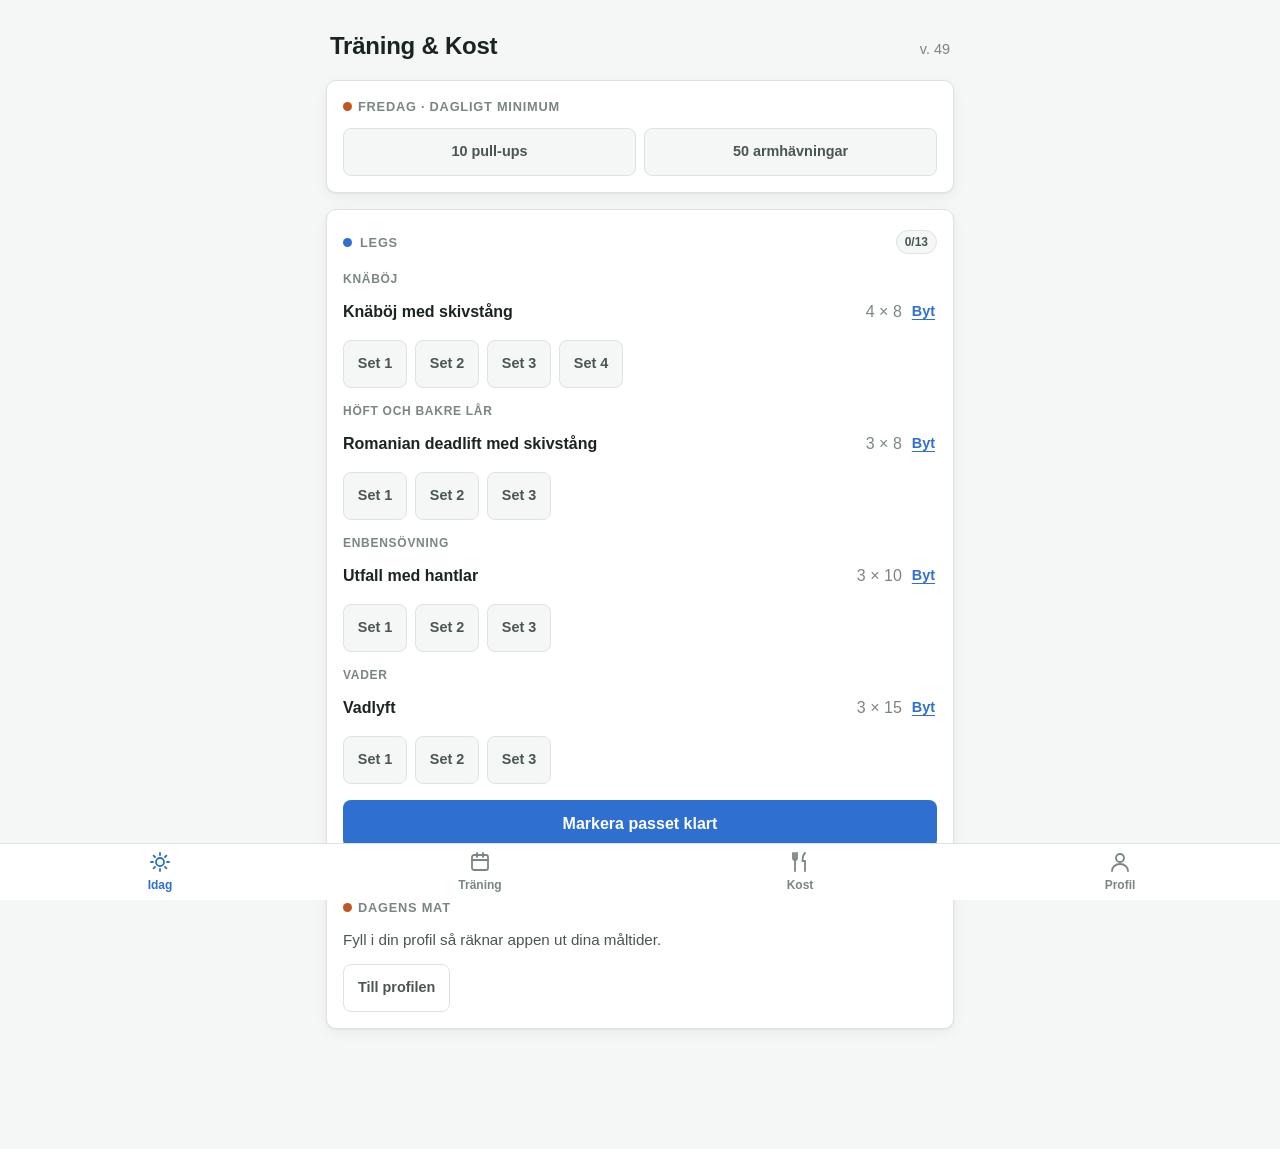
<file: index.html>
<!doctype html>
<html lang="sv">
<head>
  <meta charset="utf-8">
  <meta name="viewport" content="width=device-width, initial-scale=1, viewport-fit=cover">
  <meta name="theme-color" content="#F4F7F6" media="(prefers-color-scheme: light)">
  <meta name="theme-color" content="#101917" media="(prefers-color-scheme: dark)">
  <title>Träning &amp; Kost</title>
  <link rel="manifest" href="manifest.webmanifest">
  <link rel="icon" href="icons/icon-192.png" type="image/png">
  <link rel="apple-touch-icon" href="icons/icon-192.png">
  <link rel="stylesheet" href="styles.css">
</head>
<body>
  <main id="app">
    <header class="app">
      <h1 id="title">Träning &amp; Kost</h1>
      <span class="week" id="week"></span>
    </header>
    <div id="view" class="view" tabindex="-1"></div>
  </main>

  <nav class="bottom-nav" aria-label="Huvudmeny">
    <a href="#/idag" data-route="idag"><svg viewBox="0 0 24 24" aria-hidden="true"><circle cx="12" cy="12" r="4"/><path d="M12 3v2M12 19v2M3 12h2M19 12h2M5.6 5.6 7 7M17 17l1.4 1.4M5.6 18.4 7 17M17 7l1.4-1.4"/></svg><span>Idag</span></a>
    <a href="#/traning" data-route="traning"><svg viewBox="0 0 24 24" aria-hidden="true"><rect x="4" y="5" width="16" height="15" rx="2"/><path d="M4 10h16M9 3v4M15 3v4"/></svg><span>Träning</span></a>
    <a href="#/kost" data-route="kost"><svg viewBox="0 0 24 24" aria-hidden="true"><path d="M7 3v8M5 3v5a2 2 0 0 0 4 0V3M7 11v10M17 3c-2 2-2.5 5-2.5 8h2.5v10"/></svg><span>Kost</span></a>
    <a href="#/profil" data-route="profil"><svg viewBox="0 0 24 24" aria-hidden="true"><circle cx="12" cy="8" r="4"/><path d="M4 21c0-4 3.6-7 8-7s8 3 8 7"/></svg><span>Profil</span></a>
  </nav>

  <script type="module" src="app.js"></script>
</body>
</html>
</file>
<file: styles.css>
:root {
  color-scheme: light dark;
  --surface: #F4F7F6;
  --card: #FFFFFF;
  --ink: #1B2420;
  --ink-2: #4A5651;
  --ink-3: #7A8681;
  --line: #DCE3E0;
  --grid: #E7ECEA;
  --c-vikt: #2E6FD0;
  --c-vikt-soft: rgba(46, 111, 208, 0.10);
  --c-midja: #C05621;
  --c-midja-soft: rgba(192, 86, 33, 0.10);
  --success: #2F8A5B;
  --danger: #A33B2E;
  --focus: #2E6FD0;
  --shadow: 0 1px 2px rgba(27, 36, 32, 0.06), 0 4px 14px rgba(27, 36, 32, 0.05);
}
@media (prefers-color-scheme: dark) {
  :root {
    --surface: #101917;
    --card: #18231F;
    --ink: #E8EDEA;
    --ink-2: #A9B5B0;
    --ink-3: #75817C;
    --line: #2A3631;
    --grid: #222E29;
    --c-vikt: #5E93EA;
    --c-vikt-soft: rgba(94, 147, 234, 0.14);
    --c-midja: #D57A35;
    --c-midja-soft: rgba(213, 122, 53, 0.14);
    --success: #5BBE8A;
    --danger: #E07A6B;
    --focus: #5E93EA;
    --shadow: 0 1px 2px rgba(0, 0, 0, 0.3), 0 4px 14px rgba(0, 0, 0, 0.25);
  }
}
:root[data-theme="dark"] {
  color-scheme: dark;
  --surface: #101917;
  --card: #18231F;
  --ink: #E8EDEA;
  --ink-2: #A9B5B0;
  --ink-3: #75817C;
  --line: #2A3631;
  --grid: #222E29;
  --c-vikt: #5E93EA;
  --c-vikt-soft: rgba(94, 147, 234, 0.14);
  --c-midja: #D57A35;
  --c-midja-soft: rgba(213, 122, 53, 0.14);
  --success: #5BBE8A;
  --danger: #E07A6B;
  --focus: #5E93EA;
  --shadow: 0 1px 2px rgba(0, 0, 0, 0.3), 0 4px 14px rgba(0, 0, 0, 0.25);
}
:root[data-theme="light"] {
  color-scheme: light;
  --surface: #F4F7F6;
  --card: #FFFFFF;
  --ink: #1B2420;
  --ink-2: #4A5651;
  --ink-3: #7A8681;
  --line: #DCE3E0;
  --grid: #E7ECEA;
  --c-vikt: #2E6FD0;
  --c-vikt-soft: rgba(46, 111, 208, 0.10);
  --c-midja: #C05621;
  --c-midja-soft: rgba(192, 86, 33, 0.10);
  --success: #2F8A5B;
  --danger: #A33B2E;
  --focus: #2E6FD0;
  --shadow: 0 1px 2px rgba(27, 36, 32, 0.06), 0 4px 14px rgba(27, 36, 32, 0.05);
}

* { box-sizing: border-box; }
html, body { margin: 0; }
body {
  background: var(--surface);
  color: var(--ink);
  font-family: "Segoe UI", -apple-system, "Helvetica Neue", Roboto, sans-serif;
  font-size: 16px;
  line-height: 1.5;
  -webkit-font-smoothing: antialiased;
  overflow-x: hidden;
}

main {
  max-width: 660px;
  margin: 0 auto;
  padding: calc(24px + env(safe-area-inset-top)) 16px calc(64px + 56px + env(safe-area-inset-bottom));
  display: flex;
  flex-direction: column;
  gap: 16px;
}

:focus-visible { outline: 2px solid var(--focus); outline-offset: 2px; }
#view:focus { outline: none; }

header.app { display: flex; align-items: baseline; justify-content: space-between; gap: 12px; padding: 4px 4px 0; }
header.app h1 { font-size: 1.5rem; font-weight: 650; letter-spacing: -0.01em; margin: 0; }
header.app .week { color: var(--ink-3); font-size: 0.9rem; font-variant-numeric: tabular-nums; }
header.app .week.test-mode { color: var(--danger); font-weight: 600; }

.view { display: flex; flex-direction: column; gap: 16px; }

.card {
  background: var(--card);
  border: 1px solid var(--line);
  border-radius: 10px;
  box-shadow: var(--shadow);
  padding: 16px;
}

h2 { font-size: 0.8rem; font-weight: 600; text-transform: uppercase; letter-spacing: 0.06em; color: var(--ink-3); margin: 0 0 12px; }
h2 .dot { display: inline-block; width: 9px; height: 9px; border-radius: 50%; margin-right: 6px; vertical-align: baseline; }

.empty { color: var(--ink-2); font-size: 0.95rem; margin: 0; }
.empty + .empty { margin-top: 8px; }
.note { font-size: 0.85rem; color: var(--ink-3); margin: 0; }

/* --- Buttons --- */
.btn-primary {
  min-height: 48px; padding: 12px; width: 100%;
  font: inherit; font-size: 1rem; font-weight: 600;
  color: #fff; background: var(--c-vikt);
  border: none; border-radius: 8px; cursor: pointer;
}
.btn-secondary {
  min-height: 48px; padding: 8px 14px;
  font: inherit; font-size: 0.9rem; font-weight: 600;
  color: var(--ink-2); background: var(--card);
  border: 1px solid var(--line); border-radius: 8px; cursor: pointer;
}

/* --- Inputs --- */
.field label { display: block; font-size: 0.8rem; font-weight: 600; color: var(--ink-2); margin-bottom: 4px; }
.field input, .field textarea {
  width: 100%; min-height: 48px; padding: 10px 12px;
  font-size: 1.05rem; font-family: inherit; font-variant-numeric: tabular-nums;
  color: var(--ink); background: var(--surface);
  border: 1px solid var(--line); border-radius: 8px;
}
.field input:focus-visible, .field textarea:focus-visible { outline: 2px solid var(--focus); outline-offset: 1px; }

.field textarea { resize: vertical; line-height: 1.4; }
.form { display: flex; flex-direction: column; gap: 12px; }
.field-error { color: var(--danger); font-size: 0.85rem; margin: 4px 0 0; }
.field input[aria-invalid], .field textarea[aria-invalid] { border-color: var(--danger); }

/* --- Stat tiles --- */
.tiles { display: grid; grid-template-columns: 1fr 1fr; gap: 12px; margin-bottom: 12px; }
.tile { background: var(--surface); border: 1px solid var(--line); border-radius: 8px; padding: 12px; min-width: 0; }
.tile .label { font-size: 0.8rem; font-weight: 600; color: var(--ink-2); }
.tile .value { font-size: 1.7rem; font-weight: 650; font-variant-numeric: tabular-nums; }
.tile .unit { font-size: 0.95rem; font-weight: 400; color: var(--ink-3); }

/* --- Bottom nav --- */
.bottom-nav {
  position: fixed; left: 0; right: 0; bottom: 0; z-index: 10;
  display: grid; grid-template-columns: repeat(4, 1fr);
  background: var(--card); border-top: 1px solid var(--line);
  padding-bottom: env(safe-area-inset-bottom);
}
.bottom-nav a {
  min-height: 56px; min-width: 48px;
  display: flex; flex-direction: column; align-items: center; justify-content: center; gap: 2px;
  color: var(--ink-3); text-decoration: none;
  font-size: 0.75rem; font-weight: 600;
  -webkit-tap-highlight-color: transparent;
}
.bottom-nav a svg { width: 24px; height: 24px; fill: none; stroke: currentColor; stroke-width: 1.8; stroke-linecap: round; stroke-linejoin: round; }
.bottom-nav a[aria-current="page"] { color: var(--c-vikt); }
.bottom-nav a:focus-visible { outline-offset: -4px; }

@media (max-width: 420px) {
  .tile .value { font-size: 1.45rem; }
}

@media (prefers-reduced-motion: reduce) {
  *, *::before, *::after { animation: none !important; transition: none !important; scroll-behavior: auto !important; }
}

/* --- Training --- */
.minimum { font-size: 0.85rem; color: var(--ink-2); margin: 0 0 12px; }
.card h3 { font-size: 1rem; margin: 12px 0 8px; }
.badge { margin-left: 8px; padding: 2px 8px; border-radius: 999px; font-size: 0.75rem; font-weight: 600; letter-spacing: 0; text-transform: none; color: var(--ink-2); background: var(--surface); border: 1px solid var(--line); font-variant-numeric: tabular-nums; display: inline-block; white-space: nowrap; }
.badge.ok { color: var(--success); border-color: var(--success); }
details.day { padding: 0; }
details.day > summary { display: flex; align-items: center; gap: 8px; min-height: 56px; padding: 8px 16px; cursor: pointer; list-style: none; }
details.day > summary::-webkit-details-marker { display: none; }
details.day > summary .day-name { font-weight: 650; }
details.day > summary .day-pass { flex: 1; color: var(--ink-2); font-size: 0.9rem; }
details.day > summary .badge { margin-left: 0; }
details.day[open] > summary { border-bottom: 1px solid var(--line); margin-bottom: 12px; }
details.day > :not(summary) { margin-left: 16px; margin-right: 16px; }
details.day > :last-child { margin-bottom: 16px; }
.today { font-size: 0.7rem; font-weight: 600; color: var(--c-vikt); text-transform: uppercase; letter-spacing: 0.06em; }
.exercise + .exercise { margin-top: 14px; }
.ex-head { display: flex; justify-content: space-between; gap: 8px; margin-bottom: 6px; }
.ex-name { font-weight: 600; }
.ex-reps { color: var(--ink-3); font-variant-numeric: tabular-nums; white-space: nowrap; }
.sets { display: flex; flex-wrap: wrap; gap: 8px; }
.set { position: relative; display: inline-flex; }
.set input { position: absolute; opacity: 0; inset: 0; width: 100%; height: 100%; margin: 0; cursor: pointer; }
.set span { min-width: 64px; min-height: 48px; padding: 8px 12px; display: inline-flex; align-items: center; justify-content: center; font-size: 0.9rem; font-weight: 600; color: var(--ink-2); background: var(--surface); border: 1px solid var(--line); border-radius: 8px; }
.set input:checked + span { color: #fff; background: var(--success); border-color: var(--success); }
.set input:focus-visible + span { outline: 2px solid var(--focus); outline-offset: 2px; }
.ex-slot { font-size: 0.75rem; font-weight: 600; text-transform: uppercase; letter-spacing: 0.06em; color: var(--ink-3); margin-bottom: 2px; }
.pick { flex: 1; min-width: 0; min-height: 48px; padding: 8px 10px; font: inherit; font-weight: 600; color: var(--ink); background: var(--surface); border: 1px solid var(--line); border-radius: 8px; }
.ex-head { align-items: center; }

/* --- Meals --- */
.day-total { font-variant-numeric: tabular-nums; }
.dish-row { display: flex; flex-wrap: wrap; align-items: center; justify-content: space-between; gap: 8px 12px; padding: 10px 0; border-top: 1px solid var(--line); }
.dish-row:first-of-type { border-top: none; padding-top: 0; }
.dish-row.is-off .ex-name { color: var(--ink-3); }
.dish-main { flex: 1 1 200px; min-width: 0; }
.menu-row { display: flex; align-items: center; gap: 12px; min-height: 52px; padding: 8px 0; border-top: 1px solid var(--line); cursor: pointer; }
.menu-row:first-of-type { border-top: none; }
.menu-row input { flex: none; width: 24px; height: 24px; accent-color: var(--c-vikt); }
.menu-row .note { display: block; }
h2 .count { margin-left: 6px; font-weight: 500; text-transform: none; letter-spacing: 0; color: var(--ink-3); }
.btn-row { display: grid; grid-template-columns: 1fr 1fr; gap: 8px; margin-top: 12px; }
.btn-row > *, .btn-row > a.btn-secondary { margin-top: 0; justify-content: center; text-align: center; }
.subnav { display: flex; justify-content: space-between; gap: 16px; padding: 0 4px; font-size: 0.9rem; font-weight: 600; }
.subnav a { color: var(--ink-2); text-decoration: none; padding: 8px 0; }
.subnav a:hover { text-decoration: underline; }
.add-dish { margin-top: 12px; width: 100%; }
a.btn-secondary { display: inline-flex; align-items: center; margin-top: 12px; text-decoration: none; }

/* --- Shared small controls --- */
.wide { width: 100%; }
.stack { display: flex; flex-direction: column; gap: 8px; margin-top: 12px; }
.note.warn, .warn { color: var(--danger); }
.badge.warn { color: var(--danger); border-color: var(--danger); }
.link-btn { flex: none; min-height: 40px; padding: 4px 8px; font: inherit; font-size: 0.85rem; font-weight: 600; color: var(--c-vikt); background: none; border: none; border-radius: 6px; cursor: pointer; }
.icon-btn { flex: none; min-width: 44px; min-height: 44px; font: inherit; color: var(--ink-3); background: none; border: 1px solid var(--line); border-radius: 8px; cursor: pointer; }
.seg { display: flex; border: 1px solid var(--line); border-radius: 8px; overflow: hidden; margin-bottom: 8px; }
.seg button { flex: 1; min-height: 44px; font: inherit; font-size: 0.9rem; font-weight: 600; color: var(--ink-2); background: var(--card); border: none; border-left: 1px solid var(--line); cursor: pointer; }
.seg button:first-child { border-left: none; }
.seg button[aria-pressed="true"] { color: #fff; background: var(--c-vikt); }
.seg button:disabled { opacity: 0.45; cursor: default; }
.dish-filters { display: flex; flex-wrap: wrap; gap: 6px; margin-top: 12px; }
.dish-filters button {
  min-height: 44px;
  padding: 6px 12px;
  border: 1px solid var(--line);
  border-radius: 999px;
  background: var(--card);
  color: var(--ink);
  font: inherit;
  font-size: 0.875rem;
  cursor: pointer;
}
.dish-filters button[aria-pressed="true"] {
  background: var(--c-vikt);
  border-color: var(--c-vikt);
  color: var(--card);
  font-weight: 650;
}
#list-note:empty { margin: 0; }
.category-setting {
  display: grid;
  grid-template-columns: minmax(0, 1fr) auto auto;
  align-items: center;
  gap: 2px;
  border-top: 1px solid var(--line);
}
.category-setting span { overflow-wrap: anywhere; }
.category-setting .link-btn { min-height: 44px; }
.category-setting + .btn-secondary { margin-top: 8px; }
.field-pair { display: grid; grid-template-columns: 1fr 1fr; gap: 12px; }
.notice { border-color: var(--c-vikt); }
details.more > summary { cursor: pointer; font-size: 0.85rem; font-weight: 600; color: var(--ink-2); margin-top: 8px; min-height: 32px; }
details.more-card > summary { cursor: pointer; list-style: none; }
details.more-card > summary::-webkit-details-marker { display: none; }
details.more-card > summary h2 { margin: 0; }
details.more-card[open] > summary h2 { margin-bottom: 12px; }
details.more-card > summary h2::after { content: " ▸"; }
details.more-card[open] > summary h2::after { content: " ▾"; }

/* --- Training: pass card, daily minimum, layout --- */
.minimum-row { display: grid; grid-template-columns: 1fr 1fr; gap: 8px; }
.min-btn { min-height: 48px; font: inherit; font-size: 0.9rem; font-weight: 600; color: var(--ink-2); background: var(--surface); border: 1px solid var(--line); border-radius: 8px; cursor: pointer; }
.min-btn.on { color: #fff; background: var(--success); border-color: var(--success); }
details.pass > summary { display: flex; align-items: center; gap: 8px; min-height: 32px; cursor: pointer; list-style: none; }
details.pass > summary::-webkit-details-marker { display: none; }
details.pass > summary .dot { display: inline-block; width: 9px; height: 9px; border-radius: 50%; }
details.pass > summary .pass-title { font-size: 0.8rem; font-weight: 600; text-transform: uppercase; letter-spacing: 0.06em; color: var(--ink-3); }
details.pass > summary .badge { margin-left: auto; }
details.pass[open] > summary { margin-bottom: 12px; }
details.pass.is-done { border-color: var(--success); }
details.pass.is-done > summary .pass-title { color: var(--success); }
details.day.is-done > summary .day-name { color: var(--success); }
.pass-btn { margin-top: 16px; width: 100%; }
.chips { display: grid; grid-template-columns: repeat(7, 1fr); gap: 3px; margin-bottom: 8px; }
.chip { display: flex; flex-direction: column; align-items: center; padding: 6px 0; font-size: 0.68rem; font-weight: 600; color: var(--ink); background: var(--c-vikt-soft); border-radius: 6px; text-align: center; overflow-wrap: anywhere; }
.chip.rest { color: var(--ink-3); background: var(--surface); }
.chip-day { font-size: 0.68rem; text-transform: uppercase; letter-spacing: 0.04em; color: var(--ink-3); }
.layout { display: flex; flex-direction: column; gap: 8px; margin-top: 12px; }
.layout-row { display: grid; grid-template-columns: 90px 1fr; align-items: center; gap: 8px; }
.layout-row label { font-weight: 600; font-size: 0.9rem; }

/* --- Rest timer --- */
/* While running it sticks to the top of the screen, so it stays in view as you scroll through the sets. */
.rest-card.running, .rest-card.done { position: sticky; top: 8px; z-index: 5; }
.rest-card.running { border-color: var(--c-vikt); }
.rest-card.done { color: #fff; background: var(--success); border-color: var(--success); }
.rest-row { display: flex; align-items: center; gap: 8px; }
.rest-label { font-weight: 600; }
.rest-time { flex: 1; font-size: 1.6rem; font-weight: 650; font-variant-numeric: tabular-nums; }
.rest-actions { display: flex; gap: 6px; }
.rest-actions button { min-height: 44px; min-width: 52px; padding: 4px 12px; }
.rest-card .seg { margin: 12px 0 0; }
/* Rest over: the label on top, Stoppa and Starta igen as two equal buttons below. */
.rest-card.done .rest-row { flex-wrap: wrap; }
.rest-card.done .rest-time { display: none; }
.rest-card.done .rest-actions { flex-basis: 100%; display: grid; grid-template-columns: 1fr 1fr; gap: 8px; }
.sr-only { position: absolute; width: 1px; height: 1px; padding: 0; margin: -1px; overflow: hidden; clip: rect(0 0 0 0); white-space: nowrap; border: 0; }

/* --- Meals --- */
.meals { display: flex; flex-direction: column; }
details.meal { border-top: 1px solid var(--line); }
details.meal:first-child { border-top: none; }
details.meal > summary { display: grid; grid-template-columns: 1fr auto; gap: 0 8px; padding: 10px 0; cursor: pointer; list-style: none; }
details.meal > summary::-webkit-details-marker { display: none; }
.meal-slot { grid-column: 1 / -1; font-size: 0.72rem; font-weight: 600; text-transform: uppercase; letter-spacing: 0.06em; color: var(--ink-3); }
.meal-name { font-weight: 600; min-width: 0; }
.meal-kcal { color: var(--ink-3); font-size: 0.85rem; white-space: nowrap; font-variant-numeric: tabular-nums; align-self: center; }
.shake-row { display: grid; grid-template-columns: 1fr auto; gap: 0 8px; padding: 10px 0; border-top: 1px solid var(--line); }
.shake-add { padding: 4px 0 8px; display: flex; flex-direction: column; gap: 8px; }
.meal-body { display: flex; flex-direction: column; gap: 8px; padding: 0 0 12px; }
.meal-body .pick, .topup .pick { flex: none; width: 100%; }
.topup { padding-bottom: 12px; border-bottom: 1px solid var(--line); }
.pick-label { font-size: 0.8rem; font-weight: 600; color: var(--ink-2); }
.custom-form { padding: 12px; background: var(--surface); border: 1px solid var(--line); border-radius: 8px; }
.custom-form .field input { background: var(--card); }
.custom-form .btn-row { margin-top: 0; }
.day-total { margin-top: 8px; padding-top: 8px; border-top: 1px solid var(--line); }
details.meal.skipped > summary .meal-kcal, details.meal.skipped > summary .meal-name { color: var(--ink-3); }
.ate-row { display: flex; align-items: center; gap: 8px; }
.ate-row .pick-label { flex: 1; font-size: 0.9rem; }
.ate-row .btn-secondary { min-height: 44px; }
.ate-row .icon-btn { font-size: 1.2rem; color: var(--ink); }
.ate-row .icon-btn:disabled { opacity: 0.4; cursor: default; }
.ate-val { min-width: 4.5em; text-align: center; font-weight: 650; font-variant-numeric: tabular-nums; }
.adjust { margin-top: 8px; }
.link-btn { align-self: flex-start; min-height: 44px; padding: 0 2px; font: inherit; font-size: 0.9rem; font-weight: 600; color: var(--c-vikt); background: none; border: none; cursor: pointer; text-decoration: underline; text-underline-offset: 3px; }
.edit-box { display: flex; flex-direction: column; gap: 8px; padding: 12px; background: var(--surface); border: 1px solid var(--line); border-radius: 8px; }
.edit-box .ate-row { gap: 6px; flex-wrap: wrap; }
.edit-box .ate-val { min-width: 3.5em; }
.edit-box .ate-row .btn-secondary { padding: 8px 10px; }
.adjust > .btn-secondary { width: 100%; }
.adjust-panel { display: flex; flex-direction: column; gap: 8px; padding: 12px; background: var(--surface); border: 1px solid var(--line); border-radius: 8px; }
.adjust-panel .ate-row { justify-content: center; }
.adjust-panel .seg { margin-bottom: 0; }
.day-total + .warn, .day-total ~ .btn-secondary { margin-top: 6px; }
.regen { margin-top: 8px; }
.meal-actions { display: grid; grid-template-columns: repeat(auto-fit, minmax(90px, 1fr)); gap: 6px; }
.meal-actions .btn-secondary { min-height: 44px; padding: 6px 8px; }
.meal-actions .btn-secondary:disabled { opacity: 0.45; cursor: default; }
details.meal.is-past > summary .meal-name, details.meal.is-past > summary .meal-kcal { color: var(--ink-3); }
.ing-tweak .pick-label { font-weight: 400; color: var(--ink); }
.ing-tweak .ate-val { min-width: 5em; font-weight: 600; }
/* An ingredient's amount: − / typed number + unit / + (✕ for a food you added). */
.edit-box .ing-tweak { flex-wrap: nowrap; }
.food-dialog {
  width: min(420px, calc(100% - 32px));
  max-height: calc(100% - 32px);
  padding: 20px;
  color: inherit;
  background: var(--surface);
  border: 1px solid var(--line);
  border-radius: 12px;
}
.food-dialog::backdrop { background: rgb(0 0 0 / 55%); }
.food-dialog form { display: grid; gap: 12px; }
.food-dialog h2, .food-dialog p { margin: 0; }
.food-dialog .field { display: grid; gap: 6px; }
.food-dialog .meal-actions {
  grid-template-columns: repeat(2, minmax(0, 1fr));
  gap: 12px;
  margin-top: 4px;
  padding-top: 12px;
  border-top: 1px solid var(--line);
}
.food-dialog .meal-actions > button {
  margin: 0;
  min-height: 48px;
  padding: 8px 12px;
  overflow-wrap: anywhere;
}
.food-dialog .pick { width: 100%; }
.ingredient-row {
  display: grid;
  grid-template-columns: minmax(0, 1fr) auto auto;
  align-items: center;
  gap: 4px 8px;
  padding: 6px 0;
}
.ingredient-row + .ingredient-row { border-top: 1px solid var(--line); }
.ingredient-row .pick-label { overflow-wrap: anywhere; color: var(--ink); }
.ingredient-row small { display: block; font-weight: 400; }
.action-menu { position: relative; flex: none; }
.action-menu summary {
  display: grid;
  place-items: center;
  width: 44px;
  min-height: 44px;
  list-style: none;
  cursor: pointer;
  font-size: 1.25rem;
}
.action-menu summary::-webkit-details-marker { display: none; }
.action-menu > div {
  position: absolute;
  z-index: 2;
  right: 0;
  min-width: 150px;
  padding: 4px 10px;
  border: 1px solid var(--line);
  border-radius: 8px;
  background: var(--card);
}
.action-menu .link-btn, .recipe-options .link-btn { display: block; min-height: 44px; text-align: left; }
.recipe-options summary { cursor: pointer; padding: 8px 0; }
@media (max-width: 480px) {
  .ingredient-row { grid-template-columns: minmax(0, 1fr) auto; }
  .ingredient-row > .pick-label { grid-column: 1 / -1; }
  .ingredient-row > .amt-ctl { justify-self: start; }
  .ingredient-row .action-menu { justify-self: end; }
}
.ing-off .pick-label s { color: var(--ink-3); }
.ing-off .note { font-size: 0.8rem; }
.ing-off .link-btn { min-height: 40px; }
.ing-tweak .pick-label { min-width: 0; overflow-wrap: break-word; hyphens: auto; }
.amt-ctl { display: flex; align-items: center; gap: 4px; flex: none; }
.amt-ctl .icon-btn { min-width: 40px; }
.amt-ctl .icon-btn.rm { min-width: 30px; border-color: transparent; font-size: 1rem; color: var(--ink-3); }
.amt { width: 3.6em; min-height: 44px; padding: 4px; font: inherit; font-weight: 650; text-align: center; font-variant-numeric: tabular-nums; color: var(--ink); background: var(--card); border: 1px solid var(--line); border-radius: 8px; }
.amt-unit { min-width: 1.4em; font-size: 0.8rem; color: var(--ink-3); }
.add-food { display: flex; flex-direction: column; gap: 6px; }
.add-food input[type="search"] { min-height: 44px; padding: 8px 10px; font: inherit; color: var(--ink); background: var(--card); border: 1px solid var(--line); border-radius: 8px; }
.pick-row { display: grid; gap: 2px; }
.day-done-btn { width: 100%; margin-top: 10px; }
details.day > .day-done-btn { width: calc(100% - 32px); }
.day-done { display: flex; align-items: center; justify-content: space-between; gap: 8px; margin-top: 10px; }
.done-mark { font-weight: 650; color: var(--success); }
.day-foot { display: flex; align-items: flex-start; gap: 8px; margin-top: 8px; padding-top: 8px; border-top: 1px solid var(--line); flex-wrap: wrap; }
.day-foot .day-total { flex: 1; margin: 0; padding: 0; border: none; align-self: center; }
.day-menu { display: contents; }
.menu-btn { font-size: 1.3rem; font-weight: 700; color: var(--ink-2); }
.menu-list { flex-basis: 100%; display: flex; flex-direction: column; gap: 6px; }
.day-foot .adjust-panel { flex-basis: 100%; }
.status-line { margin: 0 0 8px; font-weight: 600; color: var(--ink-2); }

/* --- Dishes --- */
.dish-row { flex-wrap: nowrap; }
.switch { flex: none; position: relative; width: 48px; height: 28px; padding: 0; background: var(--line); border: none; border-radius: 999px; cursor: pointer; }
.switch::after { content: ""; position: absolute; top: 3px; left: 3px; width: 22px; height: 22px; border-radius: 50%; background: var(--card); box-shadow: 0 1px 2px rgba(0, 0, 0, 0.25); transition: left 0.15s; }
.switch[aria-checked="true"] { background: var(--success); }
.switch[aria-checked="true"]::after { left: 23px; }
.switch:disabled { opacity: 0.5; cursor: default; }
.radios { border: none; padding: 0; margin: 0; display: flex; flex-wrap: wrap; gap: 4px 16px; }
.radios legend { font-size: 0.8rem; font-weight: 600; color: var(--ink-2); margin-bottom: 4px; padding: 0; }
.radios label { display: inline-flex; align-items: center; gap: 6px; min-height: 40px; font-size: 0.95rem; font-weight: 400; color: var(--ink); margin: 0; }
.radios input { width: 20px; height: 20px; min-height: 0; accent-color: var(--c-vikt); }
.ing-list { display: flex; flex-direction: column; }
.ing-row { display: flex; flex-wrap: wrap; align-items: center; justify-content: space-between; gap: 6px 8px; padding: 8px 0; border-top: 1px solid var(--line); }
.ing-row:first-child { border-top: none; }
.ing-name { flex: 1 1 160px; min-width: 0; display: flex; flex-direction: column; }
.ing-name .note { font-size: 0.78rem; }
.abv { display: flex; align-items: center; gap: 6px; margin-top: 4px; font-size: 0.85rem; color: var(--ink-3); }
.abv input { width: 56px; min-height: 36px; padding: 4px 8px; font: inherit; text-align: right; font-variant-numeric: tabular-nums; color: var(--ink); background: var(--surface); border: 1px solid var(--line); border-radius: 8px; }
.ing-amount { display: flex; gap: 6px; align-items: center; }
.ing-amount input { width: 72px; min-height: 44px; padding: 8px; font: inherit; text-align: right; font-variant-numeric: tabular-nums; color: var(--ink); background: var(--surface); border: 1px solid var(--line); border-radius: 8px; }
.ing-amount select { min-height: 44px; padding: 8px; font: inherit; color: var(--ink); background: var(--surface); border: 1px solid var(--line); border-radius: 8px; }
.results { display: flex; flex-direction: column; gap: 4px; margin-top: 6px; }
.results:empty { display: none; }
.result { display: flex; flex-direction: column; align-items: flex-start; min-height: 48px; padding: 8px 10px; font: inherit; text-align: left; color: var(--ink); background: var(--surface); border: 1px solid var(--line); border-radius: 8px; cursor: pointer; }
.result .note { font-size: 0.78rem; }
.calc-total { margin: 0; padding: 10px 12px; font-size: 0.9rem; font-weight: 600; font-variant-numeric: tabular-nums; background: var(--c-midja-soft); border-radius: 8px; }

/* --- Shopping list --- */
.shop-name { flex: 1; }
.shop-amount { color: var(--ink-2); font-variant-numeric: tabular-nums; white-space: nowrap; }
.menu-row.is-checked .shop-name, .menu-row.is-checked .shop-amount { color: var(--ink-3); text-decoration: line-through; }

/* --- Weight chart and log --- */
.chart { position: relative; margin-top: 16px; }
.chart svg { display: block; width: 100%; height: auto; touch-action: pan-y; }
.chart .grid { stroke: var(--grid); stroke-width: 1; }
.chart .axis { font-size: 11px; fill: var(--ink-3); }
.chart .goal { stroke: var(--success); stroke-width: 1.5; stroke-dasharray: 4 4; }
.chart .area { fill: var(--c-vikt-soft); }
.chart .line { fill: none; stroke: var(--c-vikt); stroke-width: 2; stroke-linejoin: round; stroke-linecap: round; }
.chart .pt { fill: var(--card); stroke: var(--c-vikt); stroke-width: 2; }
.chart .pt-last { fill: var(--c-vikt); stroke: var(--card); stroke-width: 2; }
.chart .label { font-size: 12px; font-weight: 700; fill: var(--ink); }
.chart .cross { stroke: var(--ink-3); stroke-width: 1; stroke-dasharray: 3 3; }
.chart .tip { position: absolute; top: -6px; transform: translate(-50%, -100%); padding: 6px 10px; font-size: 0.8rem; white-space: nowrap; color: #fff; background: #1B2420; border-radius: 6px; pointer-events: none; }
.log { margin-top: 12px; }
.log-row { display: grid; grid-template-columns: 64px 1fr auto auto; align-items: center; gap: 8px; min-height: 44px; border-top: 1px solid var(--grid); font-size: 0.9rem; font-variant-numeric: tabular-nums; }
details.day > .pass-btn { width: calc(100% - 32px); }
.ex-head > .ex-name, .ex-head > .pick { flex: 1; min-width: 0; }

/* --- Week status (Kost) --- */
.day-chips { margin: 4px 0 12px; }
.day-chips .chip { gap: 2px; min-height: 48px; justify-content: center; font: inherit; font-size: 0.68rem; font-weight: 600; border: 2px solid transparent; cursor: pointer; }
.day-chips .chip-sym { font-size: 0.85rem; font-weight: 700; }
.day-chips .st-ok { color: var(--success); background: color-mix(in srgb, var(--success) 14%, transparent); }
.day-chips .st-miss { color: var(--danger); background: color-mix(in srgb, var(--danger) 14%, transparent); }
.day-chips .st-later { color: var(--ink-3); background: var(--surface); }
.day-chips .st-today { color: var(--c-vikt); background: var(--c-vikt-soft); }
.day-chips .chip.is-today { border-color: var(--c-vikt); }
.day-chips .st-ok .chip-day, .day-chips .st-miss .chip-day, .day-chips .st-today .chip-day { color: inherit; }
.day-chips .chip[aria-pressed="true"] { color: #fff; background: var(--c-vikt); border-color: var(--c-vikt); }
.day-chips .chip[aria-pressed="true"] .chip-day { color: inherit; }
.week-result { padding: 12px; margin-bottom: 8px; background: var(--surface); border: 1px solid var(--line); border-radius: 8px; }
.week-result.is-ok { border-color: var(--success); background: color-mix(in srgb, var(--success) 10%, var(--surface)); }
.week-result.is-miss { border-color: var(--danger); background: color-mix(in srgb, var(--danger) 8%, var(--surface)); }
.week-result .note { margin-bottom: 0; }
.verdict { margin: 0 0 8px; font-size: 1.15rem; font-weight: 700; }
.verdict.ok { color: var(--success); }
.verdict.miss { color: var(--danger); }
.verdict-label { margin: 0 0 8px; font-size: 0.9rem; font-weight: 600; color: var(--ink-2); }
.res-row { display: grid; grid-template-columns: 1.4em 1fr auto; align-items: center; gap: 6px; min-height: 32px; font-size: 0.95rem; }
.res-val { font-weight: 600; font-variant-numeric: tabular-nums; white-space: nowrap; }
.res-ok { color: var(--success); font-weight: 700; }
.res-miss { color: var(--danger); font-weight: 700; }
details.card.day.is-today { border: 2px solid var(--c-vikt); }
details.card.day.is-today > summary .day-name { color: var(--c-vikt); }
details.card.day.is-past:not([open]) > summary .day-name, details.card.day.is-past:not([open]) > summary .day-pass { color: var(--ink-3); }
.week-seg { margin-bottom: 12px; }

/* --- Prep list (next week) --- */
.card h3.prep-head { font-size: 0.8rem; font-weight: 600; text-transform: uppercase; letter-spacing: 0.06em; color: var(--ink-3); margin: 16px 0 4px; }
details.prep { border-top: 1px solid var(--line); }
details.prep > summary { display: grid; grid-template-columns: 1fr auto; gap: 0 8px; padding: 10px 0; cursor: pointer; list-style: none; }
details.prep > summary::-webkit-details-marker { display: none; }
.prep-name { font-weight: 600; min-width: 0; }
.prep-count { font-weight: 650; font-variant-numeric: tabular-nums; }
.prep-days { grid-column: 1 / -1; font-size: 0.85rem; color: var(--ink-3); }
details.prep > .note { margin: 0 0 12px; }
.backup-note:not(:empty) { margin-top: 8px; }

/* Kost: "Planera veckan" */
.plan-btn { width: 100%; margin-top: 12px; justify-content: center; }
.plan-day h3 { display: flex; justify-content: space-between; align-items: baseline; gap: 8px; margin: 0 0 8px; font-size: 1rem; }
.plan-day .day-pass { font-size: 0.85rem; font-weight: 500; color: var(--ink-2); font-variant-numeric: tabular-nums; }
.plan-row { display: grid; gap: 2px; margin-top: 8px; }
.plan-row .pick { width: 100%; }
.plan-dish-button, .dish-choice {
  display: flex;
  align-items: center;
  justify-content: space-between;
  gap: 12px;
  min-height: 48px;
  padding: 10px 12px;
  border: 1px solid var(--line);
  border-radius: 8px;
  background: var(--surface);
  color: var(--ink);
  font: inherit;
  font-weight: 600;
  text-align: left;
  overflow-wrap: anywhere;
  cursor: pointer;
}
.plan-dish-action, .dish-choice-state {
  flex: none;
  color: var(--c-vikt);
  font-size: 0.85rem;
}
.dish-picker {
  width: min(520px, calc(100% - 24px));
  height: min(620px, calc(100% - 24px));
  padding: clamp(12px, 4vw, 20px);
  background: var(--card);
}
.dish-picker[open] {
  display: flex;
  flex-direction: column;
  gap: 12px;
}
.dish-picker-header { display: flex; align-items: center; justify-content: space-between; gap: 12px; }
.dish-picker-header h2 { font-size: 1.25rem; }
.dish-picker-header .btn-secondary { min-height: 44px; }
.dish-picker .dish-filters {
  flex: none;
  flex-wrap: nowrap;
  overflow-x: auto;
  margin: 0;
  padding: 4px;
}
.dish-picker .dish-filters button { flex: none; white-space: nowrap; }
.dish-picker-results { min-height: 112px; overflow-y: auto; overscroll-behavior: contain; padding: 4px; }
.dish-picker-results section + section { margin-top: 16px; }
.dish-picker-results h3 { margin: 0 0 6px; font-size: 0.9rem; color: var(--ink-2); }
.dish-choice { width: 100%; margin-bottom: 6px; }
.dish-choice[aria-current] { border-color: var(--c-vikt); }
.plan-dish-button:hover, .dish-choice:hover { border-color: var(--c-vikt); }
.plan-fixed { font-weight: 600; color: var(--ink-2); padding: 8px 0; }
.plan-done-end { width: 100%; margin-top: 4px; }
details.card.day { scroll-margin-top: 12px; }
/* Under the top-ups: protein still missing, and "+ Lägg till påfyllning". */
.topup-more { display: flex; align-items: center; justify-content: space-between; gap: 8px; padding: 2px 0 8px; }
.topup-more .note { margin: 0; color: var(--danger); font-weight: 600; }
</file>
